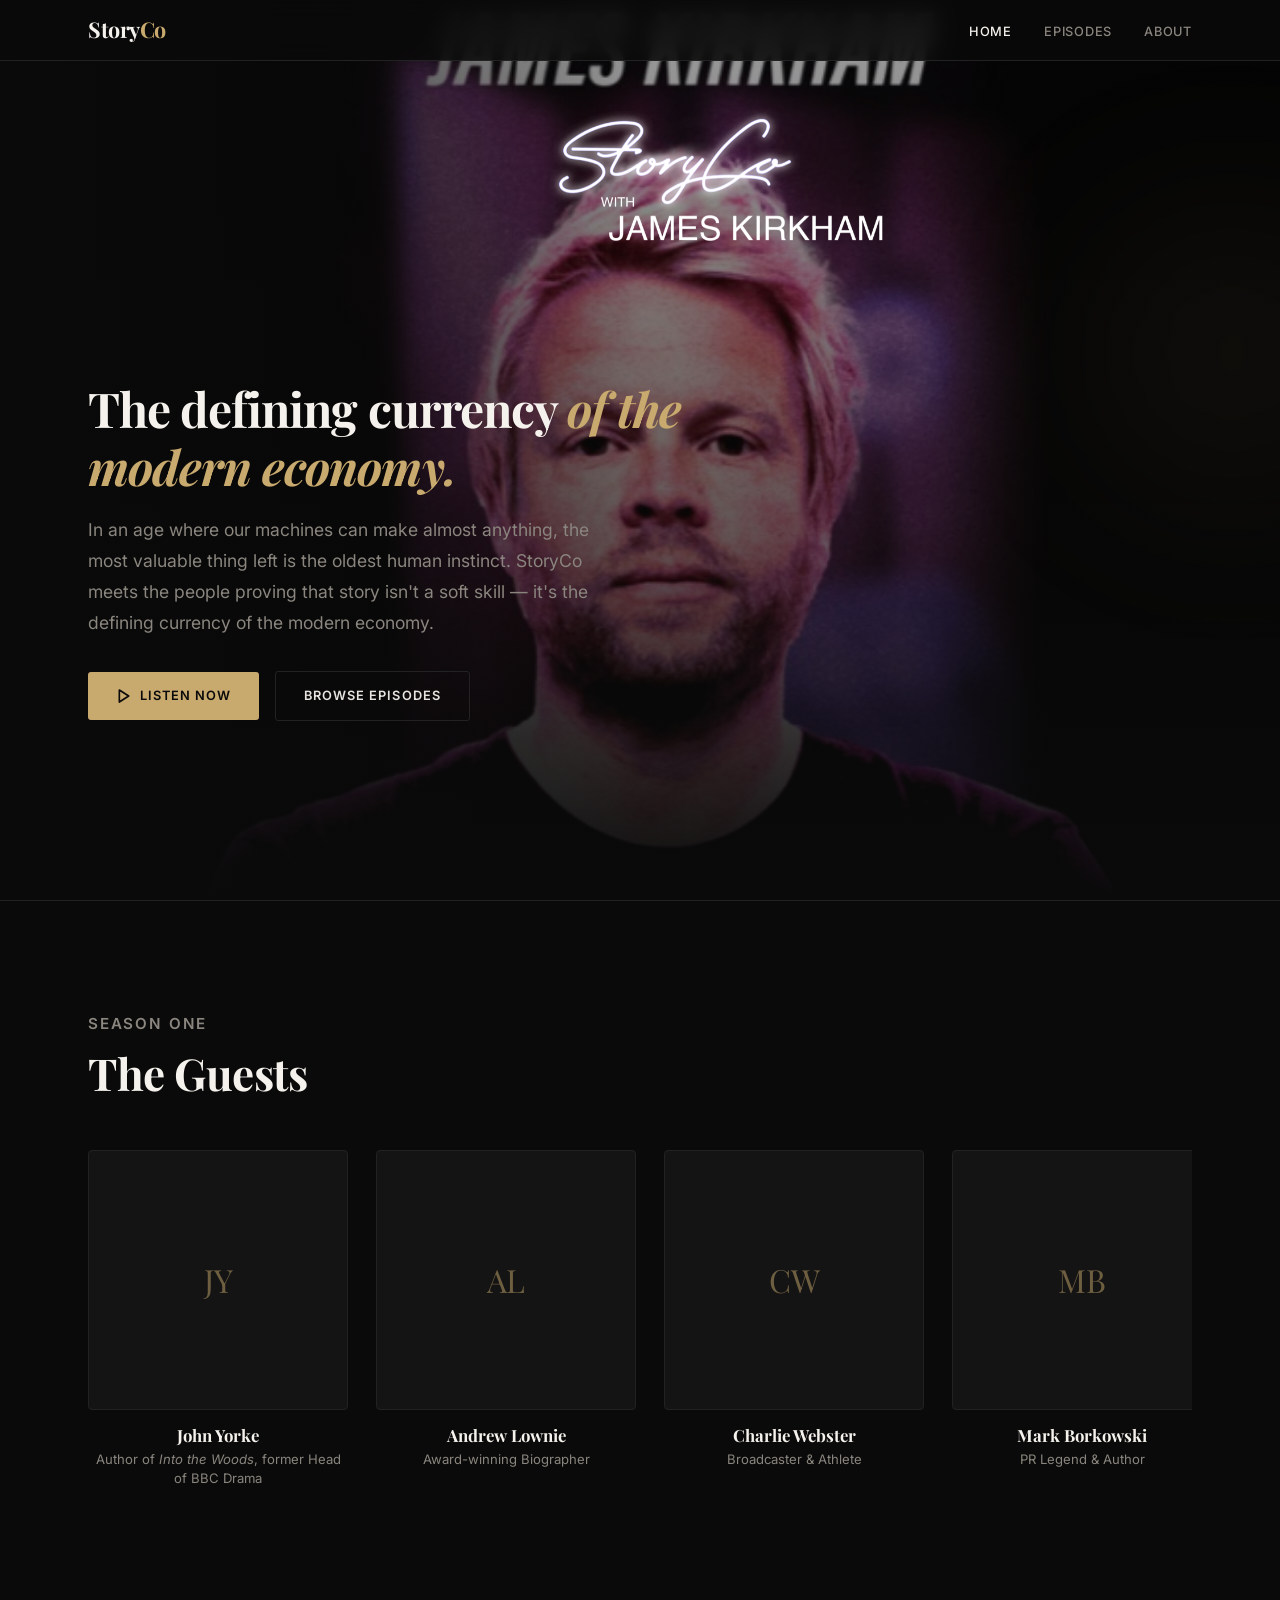
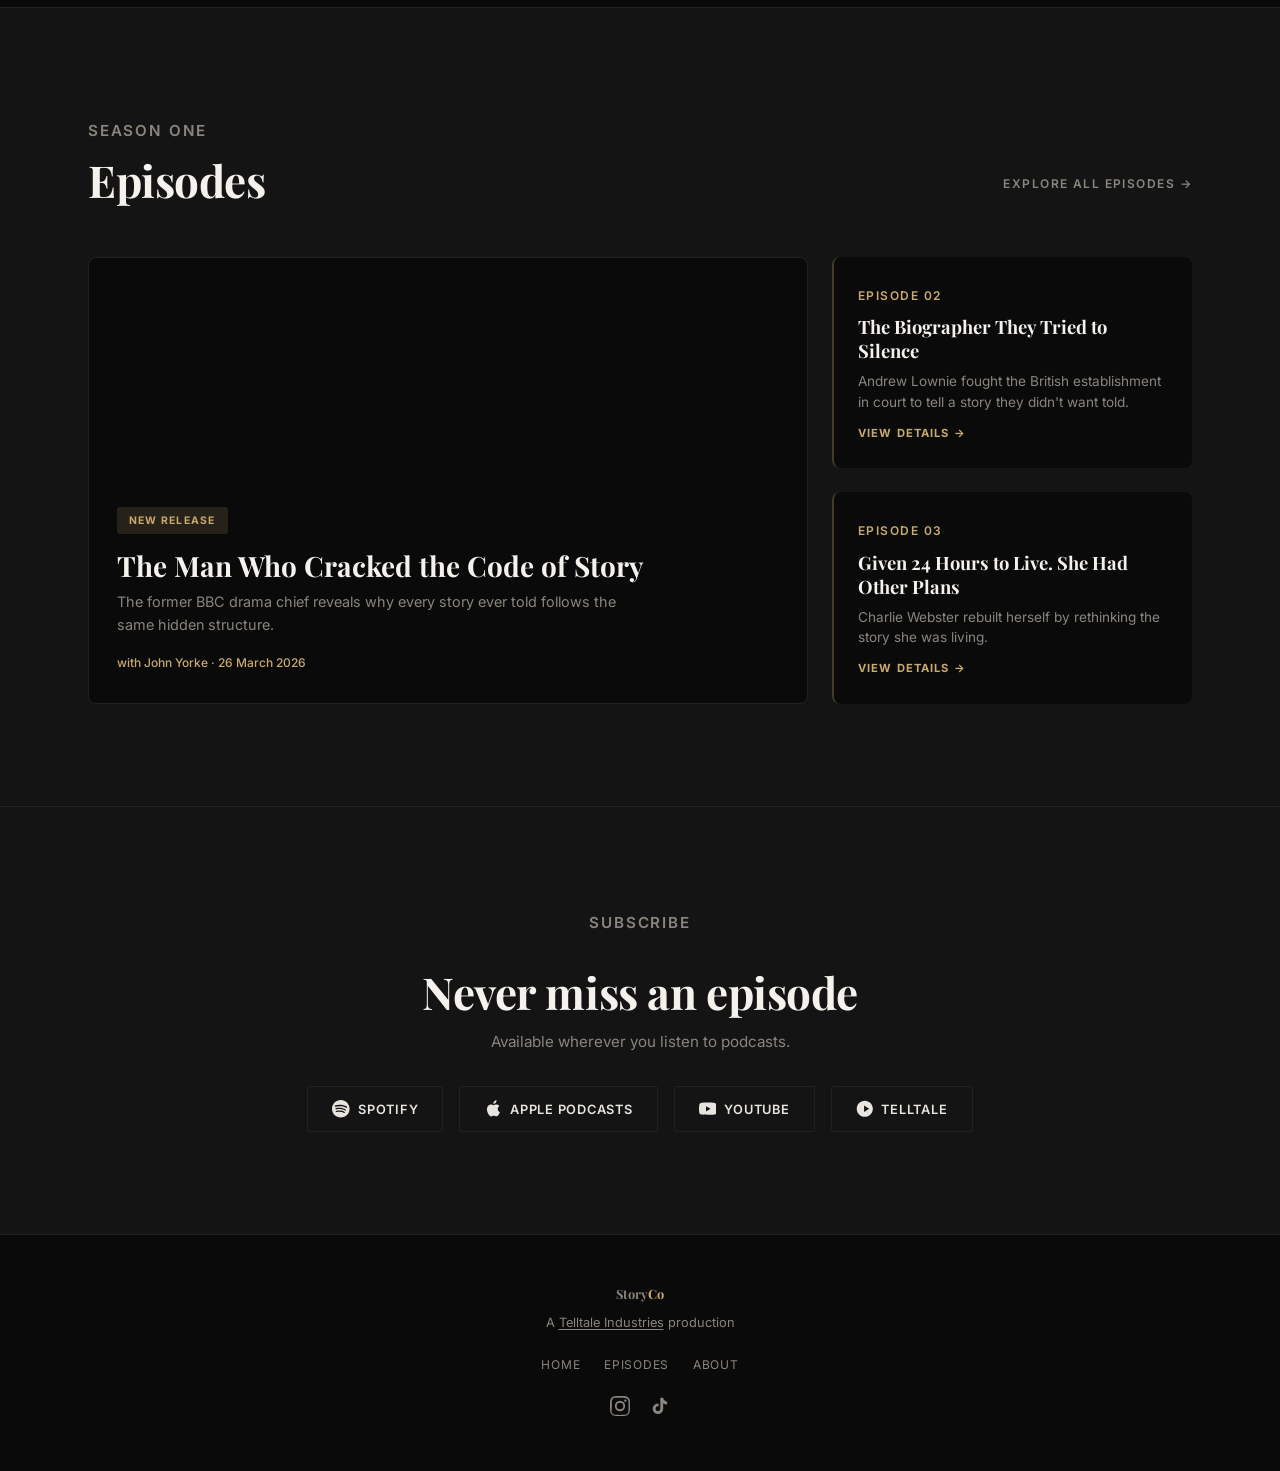
<file: index.html>
<!DOCTYPE html>
<html lang="en">
<head>
  <meta charset="UTF-8">
  <meta name="viewport" content="width=device-width, initial-scale=1.0">
  <title>StoryCo — The Business of Storytelling</title>
  <meta name="description" content="StoryCo explores the Story Economy — how narrative creates value, shapes culture, and drives business. Hosted by James Kirkham.">
  <link rel="preconnect" href="https://fonts.googleapis.com">
  <link rel="preconnect" href="https://fonts.gstatic.com" crossorigin>
  <link href="https://fonts.googleapis.com/css2?family=Inter:wght@400;500;600;700&family=Playfair+Display:ital,wght@0,400;0,700;1,400&display=swap" rel="stylesheet">
  <link rel="stylesheet" href="styles.css">
</head>
<body>

  <!-- ─── Nav ─── -->
  <nav class="site-nav">
    <div class="container">
      <a href="index.html" class="nav-brand">Story<span>Co</span></a>
      <button class="nav-toggle" aria-label="Toggle menu">
        <span></span><span></span><span></span>
      </button>
      <ul class="nav-links">
        <li><a href="index.html" class="active">Home</a></li>
        <li><a href="episodes.html">Episodes</a></li>
        <li><a href="about.html">About</a></li>
      </ul>
    </div>
  </nav>

  <!-- ─── Hero ─── -->
  <section class="hero">
    <!-- Photo layer -->
    <div class="hero-bg">
      <picture>
        <source media="(max-width: 768px)" srcset="artwork/hero-photo-mobile.jpg">
        <img src="artwork/hero-photo-desktop.jpg" alt="" width="1600" height="400" loading="eager">
      </picture>
    </div>
    <!-- Text overlay layer (logo + name) -->
    <img src="artwork/hero-text-overlay.png" alt="StoryCo with James Kirkham" class="hero-logo-overlay" loading="eager">
    <!-- Gradient overlays -->
    <div class="hero-gradient-bottom"></div>
    <div class="hero-gradient-left"></div>
    <!-- Accent glow -->
    <div class="hero-glow"></div>
    <!-- Content -->
    <div class="hero-content-wrap">
      <div class="container">
        <h1 class="hero-headline">The defining currency <em>of the modern economy.</em></h1>
        <p class="hero-premise">In an age where our machines can make almost anything, the most valuable thing left is the oldest human instinct. StoryCo meets the people proving that story isn't a soft skill — it's the defining currency of the modern economy.</p>
        <div class="hero-cta">
          <a href="#subscribe" class="btn btn-primary">
            <svg width="16" height="16" viewBox="0 0 24 24" fill="none" stroke="currentColor" stroke-width="2.5" stroke-linecap="round" stroke-linejoin="round"><polygon points="5 3 19 12 5 21 5 3"/></svg>
            Listen now
          </a>
          <a href="episodes.html" class="btn btn-outline">Browse episodes</a>
        </div>
      </div>
    </div>
  </section>

  <!-- ─── Guests ─── -->
  <section class="fade-in">
    <div class="container">
      <div class="section-header">
        <p class="label">Season One</p>
        <h2>The Guests</h2>
      </div>
      <div class="guests-row">
        <div class="guest-card">
          <div class="guest-avatar"><span class="initials">JY</span></div>
          <h3>John Yorke</h3>
          <p class="credential">Author of <em>Into the Woods</em>, former Head of BBC Drama</p>
        </div>
        <div class="guest-card">
          <div class="guest-avatar"><span class="initials">AL</span></div>
          <h3>Andrew Lownie</h3>
          <p class="credential">Award-winning Biographer</p>
        </div>
        <div class="guest-card">
          <div class="guest-avatar"><span class="initials">CW</span></div>
          <h3>Charlie Webster</h3>
          <p class="credential">Broadcaster &amp; Athlete</p>
        </div>
        <div class="guest-card">
          <div class="guest-avatar"><span class="initials">MB</span></div>
          <h3>Mark Borkowski</h3>
          <p class="credential">PR Legend &amp; Author</p>
        </div>
        <div class="guest-card">
          <div class="guest-avatar"><span class="initials">AW</span></div>
          <h3>Alex Wade</h3>
          <p class="credential">Writer &amp; Lawyer</p>
        </div>
        <div class="guest-card">
          <div class="guest-avatar"><span class="initials">WS</span></div>
          <h3>Will Storr</h3>
          <p class="credential">Bestselling Author &amp; Journalist</p>
        </div>
        <div class="guest-card">
          <div class="guest-avatar"><span class="initials">WS</span></div>
          <h3>Wes Saunders</h3>
          <p class="credential">Music Executive</p>
        </div>
        <div class="guest-card">
          <div class="guest-avatar"><span class="initials">KS</span></div>
          <h3>Kathleen Saxton</h3>
          <p class="credential">Founder, The Lighthouse Company</p>
        </div>
        <div class="guest-card">
          <div class="guest-avatar"><span class="initials">RH</span></div>
          <h3>Ryan Hopkins</h3>
          <p class="credential">Wellbeing Advocate &amp; Speaker</p>
        </div>
        <div class="guest-card">
          <div class="guest-avatar"><span class="initials">RA</span></div>
          <h3>Ros Atkins</h3>
          <p class="credential">BBC Journalist &amp; Presenter</p>
        </div>
      </div>
    </div>
  </section>

  <!-- ─── Latest Episodes (Bento Grid) ─── -->
  <section class="fade-in episodes-bento-section">
    <div class="container">
      <div class="section-header section-header-row">
        <div>
          <p class="label">Season One</p>
          <h2>Episodes</h2>
        </div>
        <a href="episodes.html" class="label episodes-all-link">Explore all episodes &rarr;</a>
      </div>
      <div class="bento-grid">
        <!-- Featured episode (large) -->
        <a href="episodes.html" class="bento-featured">
          <div class="bento-featured-inner">
            <span class="bento-badge">New Release</span>
            <h3>The Man Who Cracked the Code of Story</h3>
            <p>The former BBC drama chief reveals why every story ever told follows the same hidden structure.</p>
            <span class="bento-meta">with John Yorke &middot; 26 March 2026</span>
          </div>
        </a>
        <!-- Side cards -->
        <div class="bento-side">
          <a href="episodes.html" class="bento-card">
            <span class="label">Episode 02</span>
            <h4>The Biographer They Tried to Silence</h4>
            <p>Andrew Lownie fought the British establishment in court to tell a story they didn't want told.</p>
            <span class="bento-arrow">View details &rarr;</span>
          </a>
          <a href="episodes.html" class="bento-card">
            <span class="label">Episode 03</span>
            <h4>Given 24 Hours to Live. She Had Other Plans</h4>
            <p>Charlie Webster rebuilt herself by rethinking the story she was living.</p>
            <span class="bento-arrow">View details &rarr;</span>
          </a>
        </div>
      </div>
    </div>
  </section>

  <!-- ─── Subscribe ─── -->
  <section class="subscribe-strip" id="subscribe">
    <div class="container">
      <p class="label">Subscribe</p>
      <h2>Never miss an episode</h2>
      <p>Available wherever you listen to podcasts.</p>
      <div class="subscribe-links">
        <a href="https://open.spotify.com/show/5RiTIoXWVEqkveDkGm1pBU?si=a3ab935ca98b4fcc" class="subscribe-link" target="_blank" rel="noopener">
          <svg viewBox="0 0 24 24"><path d="M12 0C5.4 0 0 5.4 0 12s5.4 12 12 12 12-5.4 12-12S18.66 0 12 0zm5.521 17.34c-.24.359-.66.48-1.021.24-2.82-1.74-6.36-2.101-10.561-1.141-.418.122-.779-.179-.899-.539-.12-.421.18-.78.54-.9 4.56-1.021 8.52-.6 11.64 1.32.42.18.479.659.301 1.02zm1.44-3.3c-.301.42-.841.6-1.262.3-3.239-1.98-8.159-2.58-11.939-1.38-.479.12-1.02-.12-1.14-.6-.12-.48.12-1.021.6-1.141C9.6 9.9 15 10.561 18.72 12.84c.361.181.54.78.241 1.2zm.12-3.36C15.24 8.4 8.82 8.16 5.16 9.301c-.6.179-1.2-.181-1.38-.721-.18-.601.18-1.2.72-1.381 4.26-1.26 11.28-1.02 15.721 1.621.539.3.719 1.02.419 1.56-.299.421-1.02.599-1.559.3z"/></svg>
          Spotify
        </a>
        <a href="https://podcasts.apple.com/gb/podcast/story-co/id1886770413" class="subscribe-link" target="_blank" rel="noopener">
          <svg viewBox="0 0 24 24"><path d="M18.73 12.28c-.03-2.71 2.21-4.01 2.31-4.07-1.26-1.84-3.22-2.09-3.92-2.12-1.67-.17-3.26.98-4.11.98-.85 0-2.16-.96-3.55-.93-1.83.03-3.51 1.06-4.45 2.7-1.9 3.28-.49 8.15 1.36 10.81.9 1.3 1.98 2.76 3.39 2.71 1.36-.05 1.87-.88 3.51-.88 1.64 0 2.11.88 3.55.85 1.46-.02 2.4-1.33 3.3-2.63 1.04-1.51 1.47-2.97 1.49-3.05-.03-.01-2.86-1.1-2.89-4.35l.01-.02zM15.95 3.68c.75-.91 1.26-2.17 1.12-3.43-1.08.04-2.39.72-3.17 1.63-.69.81-1.3 2.1-1.14 3.34 1.21.09 2.44-.61 3.19-1.54z"/></svg>
          Apple Podcasts
        </a>
        <a href="https://www.youtube.com/@storycopodcast" class="subscribe-link" target="_blank" rel="noopener">
          <svg viewBox="0 0 24 24"><path d="M23.498 6.186a3.016 3.016 0 0 0-2.122-2.136C19.505 3.545 12 3.545 12 3.545s-7.505 0-9.377.505A3.017 3.017 0 0 0 .502 6.186C0 8.07 0 12 0 12s0 3.93.502 5.814a3.016 3.016 0 0 0 2.122 2.136c1.871.505 9.376.505 9.376.505s7.505 0 9.377-.505a3.015 3.015 0 0 0 2.122-2.136C24 15.93 24 12 24 12s0-3.93-.502-5.814zM9.545 15.568V8.432L15.818 12l-6.273 3.568z"/></svg>
          YouTube
        </a>
        <a href="https://telltale.audio" class="subscribe-link" target="_blank" rel="noopener">
          <svg viewBox="0 0 24 24"><path d="M12 1C5.925 1 1 5.925 1 12s4.925 11 11 11 11-4.925 11-11S18.075 1 12 1zm-1 15.5v-9l7 4.5-7 4.5z"/></svg>
          TellTale
        </a>
      </div>
    </div>
  </section>

  <!-- ─── Footer ─── -->
  <footer class="site-footer">
    <div class="container">
      <p class="footer-brand">Story<span>Co</span></p>
      <p>A <a href="https://telltale.audio" target="_blank" rel="noopener">Telltale Industries</a> production</p>
      <ul class="footer-links">
        <li><a href="index.html">Home</a></li>
        <li><a href="episodes.html">Episodes</a></li>
        <li><a href="about.html">About</a></li>
      </ul>
      <ul class="footer-social">
        <li><a href="https://www.instagram.com/storycopodcast/" target="_blank" rel="noopener" aria-label="Instagram">
          <svg viewBox="0 0 24 24" width="20" height="20" fill="currentColor"><path d="M12 2.163c3.204 0 3.584.012 4.85.07 1.17.054 1.97.24 2.43.403a4.088 4.088 0 0 1 1.523.99 4.088 4.088 0 0 1 .99 1.524c.163.46.349 1.26.403 2.43.058 1.265.07 1.645.07 4.849s-.012 3.584-.07 4.85c-.054 1.17-.24 1.97-.403 2.43a4.088 4.088 0 0 1-.99 1.523 4.088 4.088 0 0 1-1.524.99c-.46.163-1.26.349-2.43.403-1.265.058-1.645.07-4.849.07s-3.584-.012-4.85-.07c-1.17-.054-1.97-.24-2.43-.403a4.088 4.088 0 0 1-1.523-.99 4.088 4.088 0 0 1-.99-1.524c-.163-.46-.349-1.26-.403-2.43C2.175 15.584 2.163 15.204 2.163 12s.012-3.584.07-4.85c.054-1.17.24-1.97.403-2.43a4.088 4.088 0 0 1 .99-1.523A4.088 4.088 0 0 1 5.15 2.207c.46-.163 1.26-.349 2.43-.403C8.845 2.175 9.225 2.163 12 2.163M12 0C8.741 0 8.333.014 7.053.072 5.775.13 4.902.333 4.14.63a5.882 5.882 0 0 0-2.126 1.384A5.882 5.882 0 0 0 .63 4.14C.333 4.902.13 5.775.072 7.053.014 8.333 0 8.741 0 12s.014 3.668.072 4.948c.058 1.277.261 2.15.558 2.913a5.882 5.882 0 0 0 1.384 2.126A5.882 5.882 0 0 0 4.14 23.37c.763.297 1.636.5 2.913.558C8.333 23.986 8.741 24 12 24s3.668-.014 4.948-.072c1.277-.058 2.15-.261 2.913-.558a5.882 5.882 0 0 0 2.126-1.384 5.882 5.882 0 0 0 1.384-2.126c.297-.763.5-1.636.558-2.913.058-1.28.072-1.688.072-4.948s-.014-3.668-.072-4.948c-.058-1.277-.261-2.15-.558-2.913a5.882 5.882 0 0 0-1.384-2.126A5.882 5.882 0 0 0 19.86.63c-.763-.297-1.636-.5-2.913-.558C15.668.014 15.259 0 12 0zm0 5.838a6.162 6.162 0 1 0 0 12.324 6.162 6.162 0 0 0 0-12.324zM12 16a4 4 0 1 1 0-8 4 4 0 0 1 0 8zm6.406-11.845a1.44 1.44 0 1 0 0 2.881 1.44 1.44 0 0 0 0-2.881z"/></svg>
        </a></li>
        <li><a href="https://www.tiktok.com/@storycopod" target="_blank" rel="noopener" aria-label="TikTok">
          <svg viewBox="0 0 24 24" width="20" height="20" fill="currentColor"><path d="M19.59 6.69a4.83 4.83 0 0 1-3.77-4.25V2h-3.45v13.67a2.89 2.89 0 0 1-2.88 2.5 2.89 2.89 0 0 1-2.89-2.89 2.89 2.89 0 0 1 2.89-2.89c.28 0 .54.04.79.1V9.01a6.27 6.27 0 0 0-.79-.05 6.34 6.34 0 0 0-6.34 6.34 6.34 6.34 0 0 0 6.34 6.34 6.34 6.34 0 0 0 6.34-6.34V8.75a8.18 8.18 0 0 0 4.78 1.54V6.86a4.83 4.83 0 0 1-1.02-.17z"/></svg>
        </a></li>
      </ul>
    </div>
  </footer>

  <script src="main.js"></script>
</body>
</html>
</file>
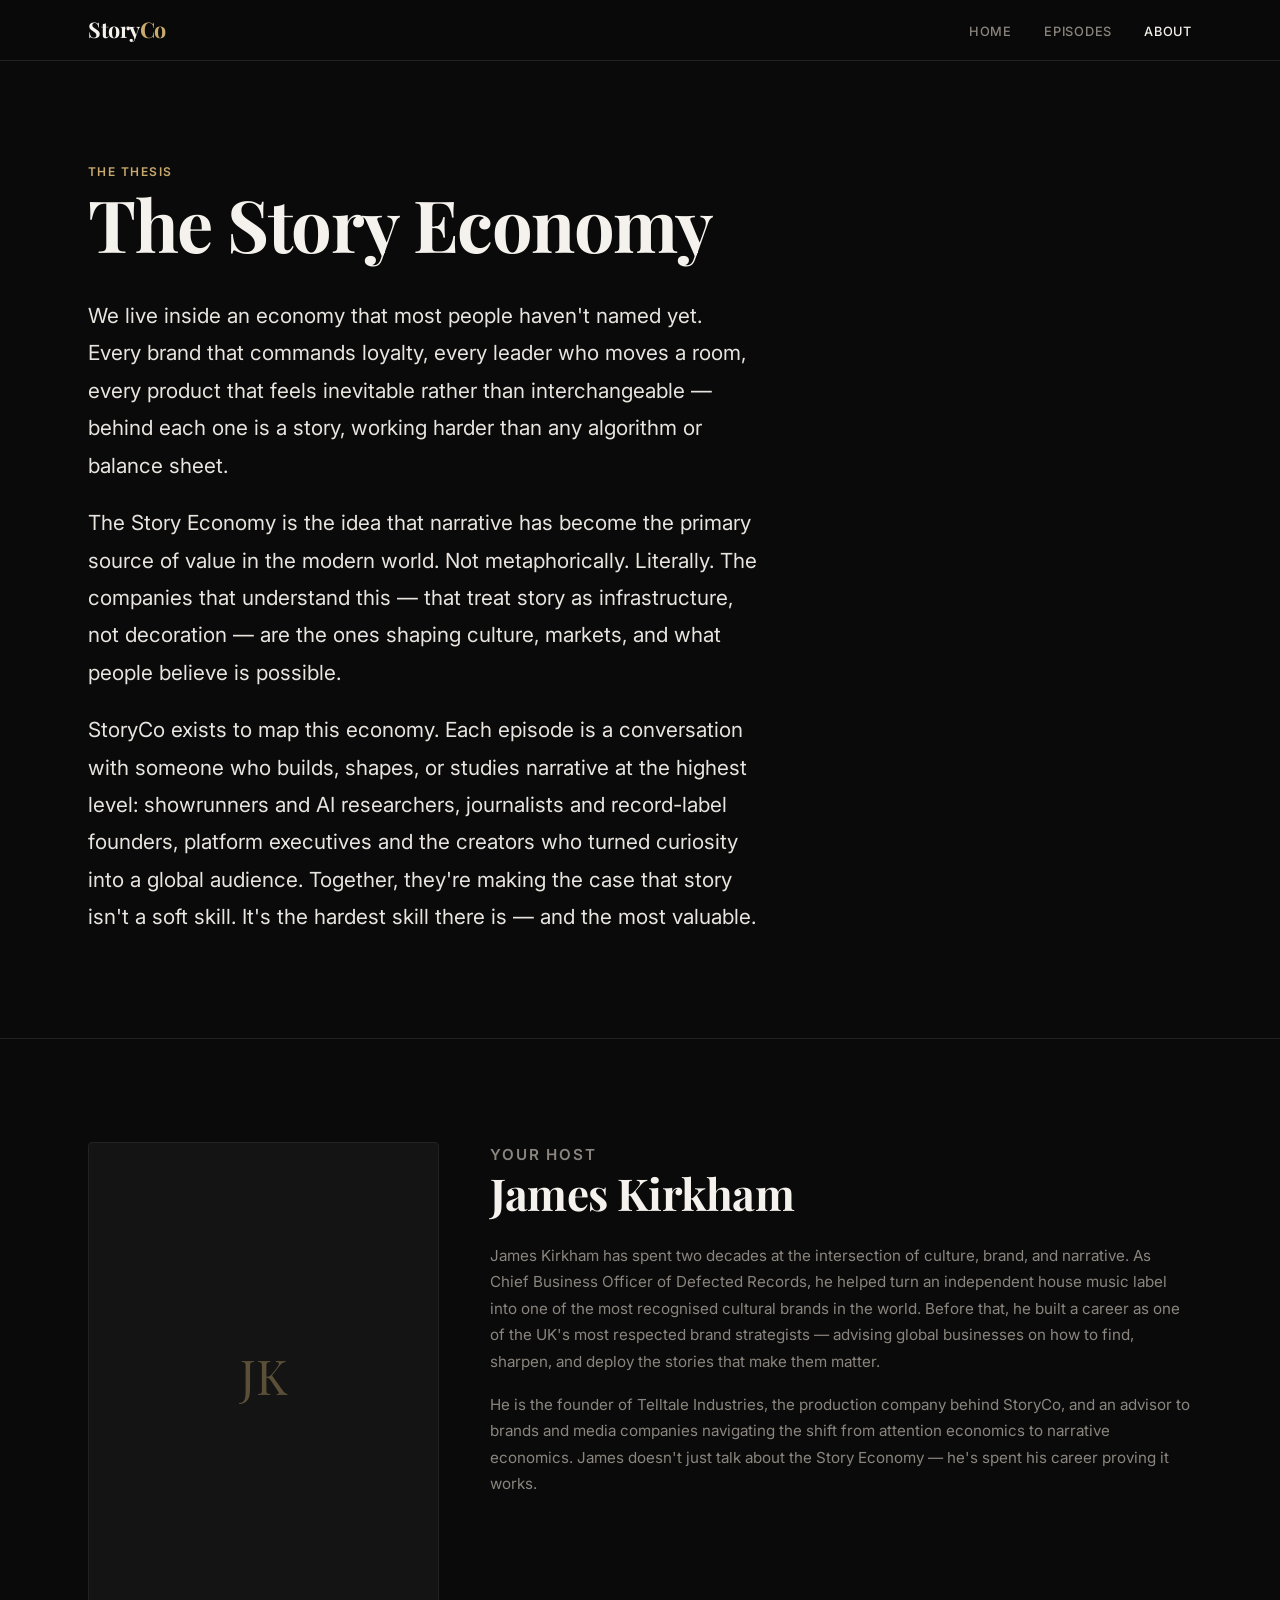
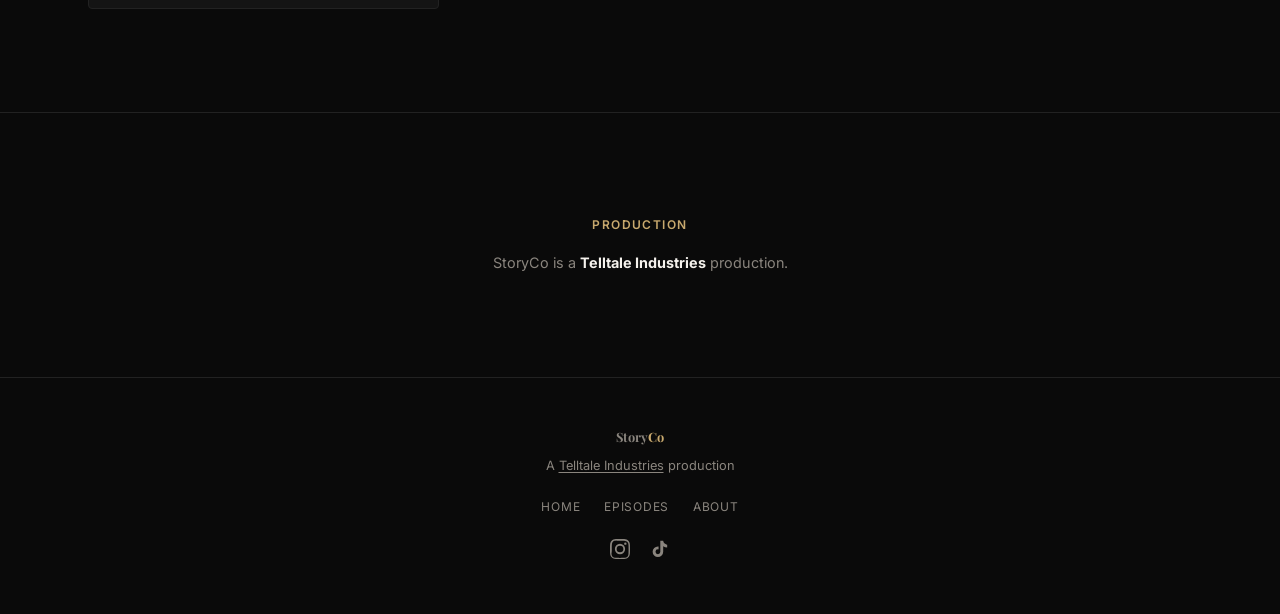
<file: about.html>
<!DOCTYPE html>
<html lang="en">
<head>
  <meta charset="UTF-8">
  <meta name="viewport" content="width=device-width, initial-scale=1.0">
  <title>About — StoryCo</title>
  <meta name="description" content="The Story Economy thesis and the people behind StoryCo.">
  <link rel="preconnect" href="https://fonts.googleapis.com">
  <link rel="preconnect" href="https://fonts.gstatic.com" crossorigin>
  <link href="https://fonts.googleapis.com/css2?family=Inter:wght@400;500;600;700&family=Playfair+Display:ital,wght@0,400;0,700;1,400&display=swap" rel="stylesheet">
  <link rel="stylesheet" href="styles.css">
</head>
<body>

  <!-- ─── Nav ─── -->
  <nav class="site-nav">
    <div class="container">
      <a href="index.html" class="nav-brand">Story<span>Co</span></a>
      <button class="nav-toggle" aria-label="Toggle menu">
        <span></span><span></span><span></span>
      </button>
      <ul class="nav-links">
        <li><a href="index.html">Home</a></li>
        <li><a href="episodes.html">Episodes</a></li>
        <li><a href="about.html" class="active">About</a></li>
      </ul>
    </div>
  </nav>

  <!-- ─── Thesis ─── -->
  <section class="about-hero">
    <div class="container">
      <p class="label">The thesis</p>
      <h1>The Story Economy</h1>
      <div class="thesis">
        <p>We live inside an economy that most people haven't named yet. Every brand that commands loyalty, every leader who moves a room, every product that feels inevitable rather than interchangeable — behind each one is a story, working harder than any algorithm or balance sheet.</p>
        <p>The Story Economy is the idea that narrative has become the primary source of value in the modern world. Not metaphorically. Literally. The companies that understand this — that treat story as infrastructure, not decoration — are the ones shaping culture, markets, and what people believe is possible.</p>
        <p>StoryCo exists to map this economy. Each episode is a conversation with someone who builds, shapes, or studies narrative at the highest level: showrunners and AI researchers, journalists and record-label founders, platform executives and the creators who turned curiosity into a global audience. Together, they're making the case that story isn't a soft skill. It's the hardest skill there is — and the most valuable.</p>
      </div>
    </div>
  </section>

  <!-- ─── James bio ─── -->
  <section class="fade-in">
    <div class="container">
      <div class="bio-section">
        <div class="bio-photo">
          <span class="initials">JK</span>
        </div>
        <div class="bio-text">
          <p class="label">Your host</p>
          <h2>James Kirkham</h2>
          <p>James Kirkham has spent two decades at the intersection of culture, brand, and narrative. As Chief Business Officer of Defected Records, he helped turn an independent house music label into one of the most recognised cultural brands in the world. Before that, he built a career as one of the UK's most respected brand strategists — advising global businesses on how to find, sharpen, and deploy the stories that make them matter.</p>
          <p>He is the founder of Telltale Industries, the production company behind StoryCo, and an advisor to brands and media companies navigating the shift from attention economics to narrative economics. James doesn't just talk about the Story Economy — he's spent his career proving it works.</p>
        </div>
      </div>
    </div>
  </section>

  <!-- ─── Production ─── -->
  <section class="fade-in">
    <div class="container">
      <div class="production-credit">
        <p class="label">Production</p>
        <p style="margin-top: 1rem;">StoryCo is a <strong><a href="https://telltale.audio" target="_blank" rel="noopener">Telltale Industries</a></strong> production.</p>
      </div>
    </div>
  </section>

  <!-- ─── Footer ─── -->
  <footer class="site-footer">
    <div class="container">
      <p class="footer-brand">Story<span>Co</span></p>
      <p>A <a href="https://telltale.audio" target="_blank" rel="noopener">Telltale Industries</a> production</p>
      <ul class="footer-links">
        <li><a href="index.html">Home</a></li>
        <li><a href="episodes.html">Episodes</a></li>
        <li><a href="about.html">About</a></li>
      </ul>
      <ul class="footer-social">
        <li><a href="https://www.instagram.com/storycopodcast/" target="_blank" rel="noopener" aria-label="Instagram">
          <svg viewBox="0 0 24 24" width="20" height="20" fill="currentColor"><path d="M12 2.163c3.204 0 3.584.012 4.85.07 1.17.054 1.97.24 2.43.403a4.088 4.088 0 0 1 1.523.99 4.088 4.088 0 0 1 .99 1.524c.163.46.349 1.26.403 2.43.058 1.265.07 1.645.07 4.849s-.012 3.584-.07 4.85c-.054 1.17-.24 1.97-.403 2.43a4.088 4.088 0 0 1-.99 1.523 4.088 4.088 0 0 1-1.524.99c-.46.163-1.26.349-2.43.403-1.265.058-1.645.07-4.849.07s-3.584-.012-4.85-.07c-1.17-.054-1.97-.24-2.43-.403a4.088 4.088 0 0 1-1.523-.99 4.088 4.088 0 0 1-.99-1.524c-.163-.46-.349-1.26-.403-2.43C2.175 15.584 2.163 15.204 2.163 12s.012-3.584.07-4.85c.054-1.17.24-1.97.403-2.43a4.088 4.088 0 0 1 .99-1.523A4.088 4.088 0 0 1 5.15 2.207c.46-.163 1.26-.349 2.43-.403C8.845 2.175 9.225 2.163 12 2.163M12 0C8.741 0 8.333.014 7.053.072 5.775.13 4.902.333 4.14.63a5.882 5.882 0 0 0-2.126 1.384A5.882 5.882 0 0 0 .63 4.14C.333 4.902.13 5.775.072 7.053.014 8.333 0 8.741 0 12s.014 3.668.072 4.948c.058 1.277.261 2.15.558 2.913a5.882 5.882 0 0 0 1.384 2.126A5.882 5.882 0 0 0 4.14 23.37c.763.297 1.636.5 2.913.558C8.333 23.986 8.741 24 12 24s3.668-.014 4.948-.072c1.277-.058 2.15-.261 2.913-.558a5.882 5.882 0 0 0 2.126-1.384 5.882 5.882 0 0 0 1.384-2.126c.297-.763.5-1.636.558-2.913.058-1.28.072-1.688.072-4.948s-.014-3.668-.072-4.948c-.058-1.277-.261-2.15-.558-2.913a5.882 5.882 0 0 0-1.384-2.126A5.882 5.882 0 0 0 19.86.63c-.763-.297-1.636-.5-2.913-.558C15.668.014 15.259 0 12 0zm0 5.838a6.162 6.162 0 1 0 0 12.324 6.162 6.162 0 0 0 0-12.324zM12 16a4 4 0 1 1 0-8 4 4 0 0 1 0 8zm6.406-11.845a1.44 1.44 0 1 0 0 2.881 1.44 1.44 0 0 0 0-2.881z"/></svg>
        </a></li>
        <li><a href="https://www.tiktok.com/@storycopod" target="_blank" rel="noopener" aria-label="TikTok">
          <svg viewBox="0 0 24 24" width="20" height="20" fill="currentColor"><path d="M19.59 6.69a4.83 4.83 0 0 1-3.77-4.25V2h-3.45v13.67a2.89 2.89 0 0 1-2.88 2.5 2.89 2.89 0 0 1-2.89-2.89 2.89 2.89 0 0 1 2.89-2.89c.28 0 .54.04.79.1V9.01a6.27 6.27 0 0 0-.79-.05 6.34 6.34 0 0 0-6.34 6.34 6.34 6.34 0 0 0 6.34 6.34 6.34 6.34 0 0 0 6.34-6.34V8.75a8.18 8.18 0 0 0 4.78 1.54V6.86a4.83 4.83 0 0 1-1.02-.17z"/></svg>
        </a></li>
      </ul>
    </div>
  </footer>

  <script src="main.js"></script>
</body>
</html>
</file>
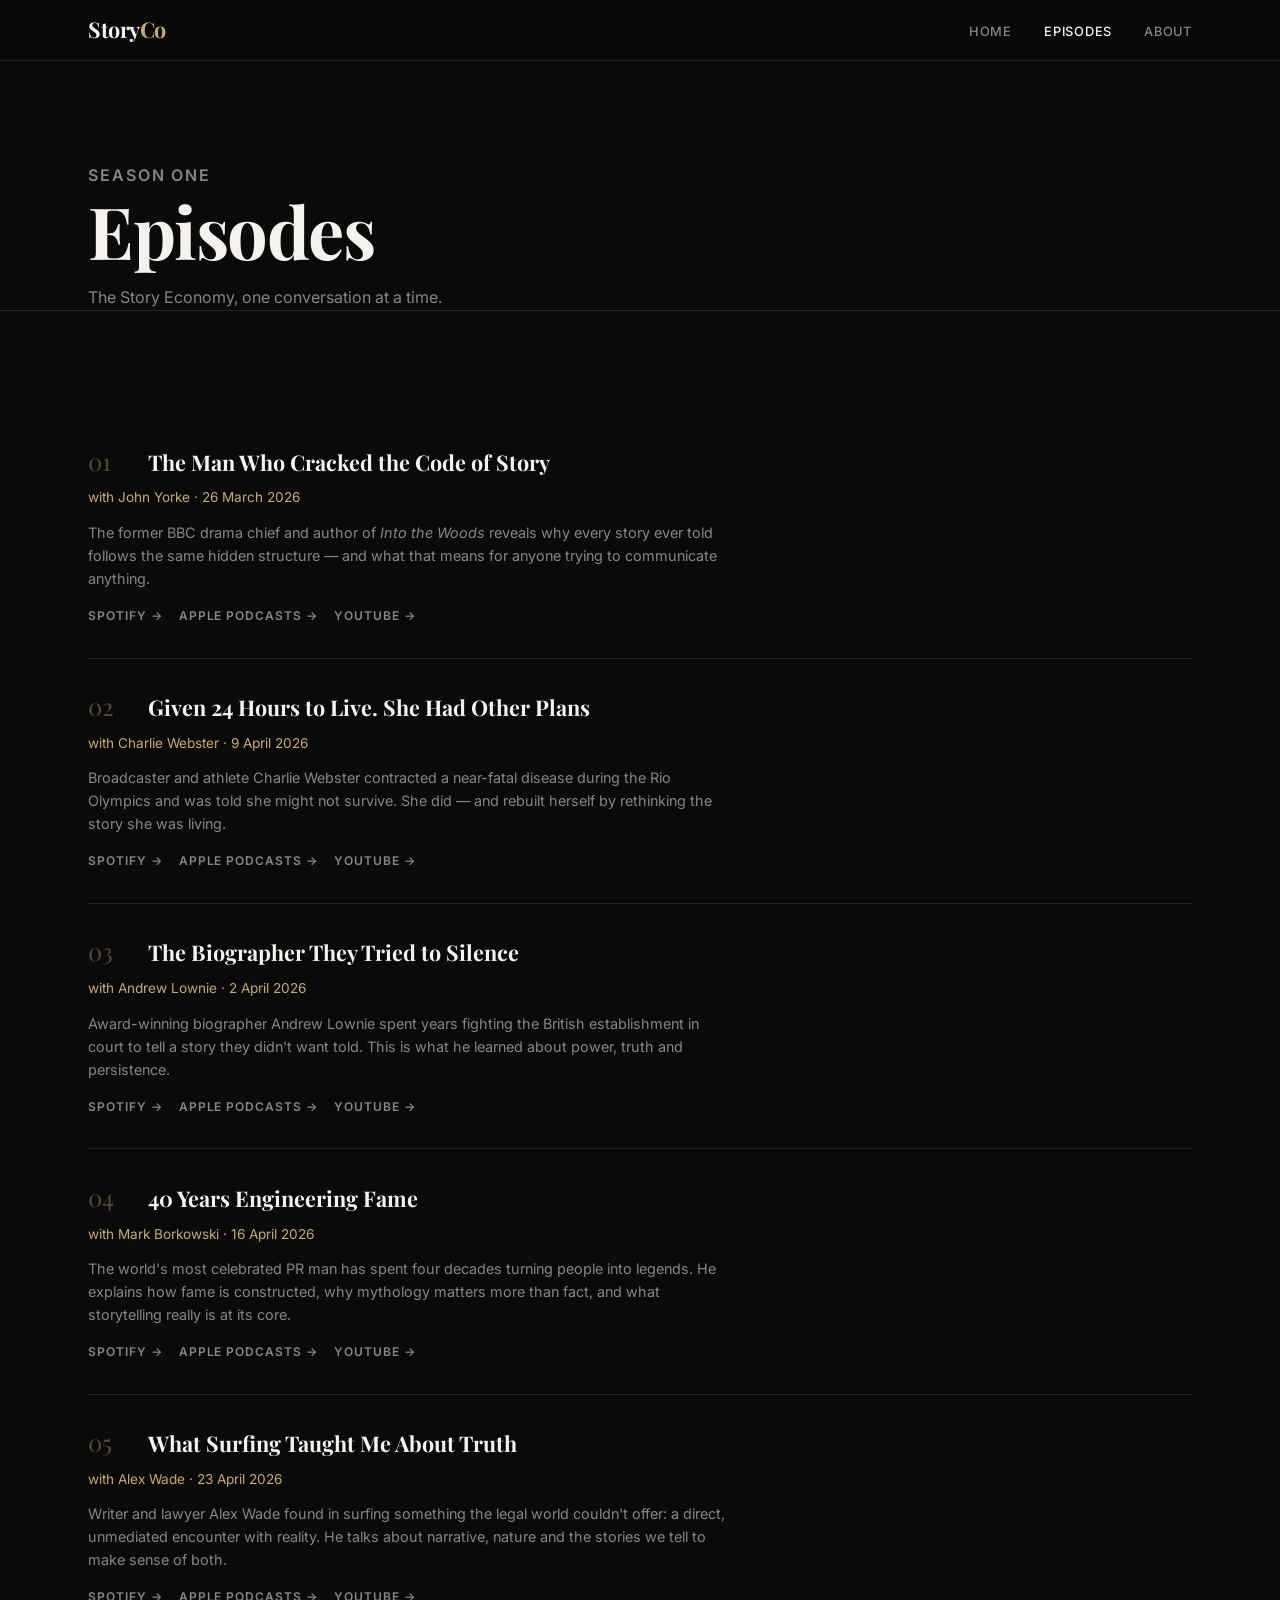
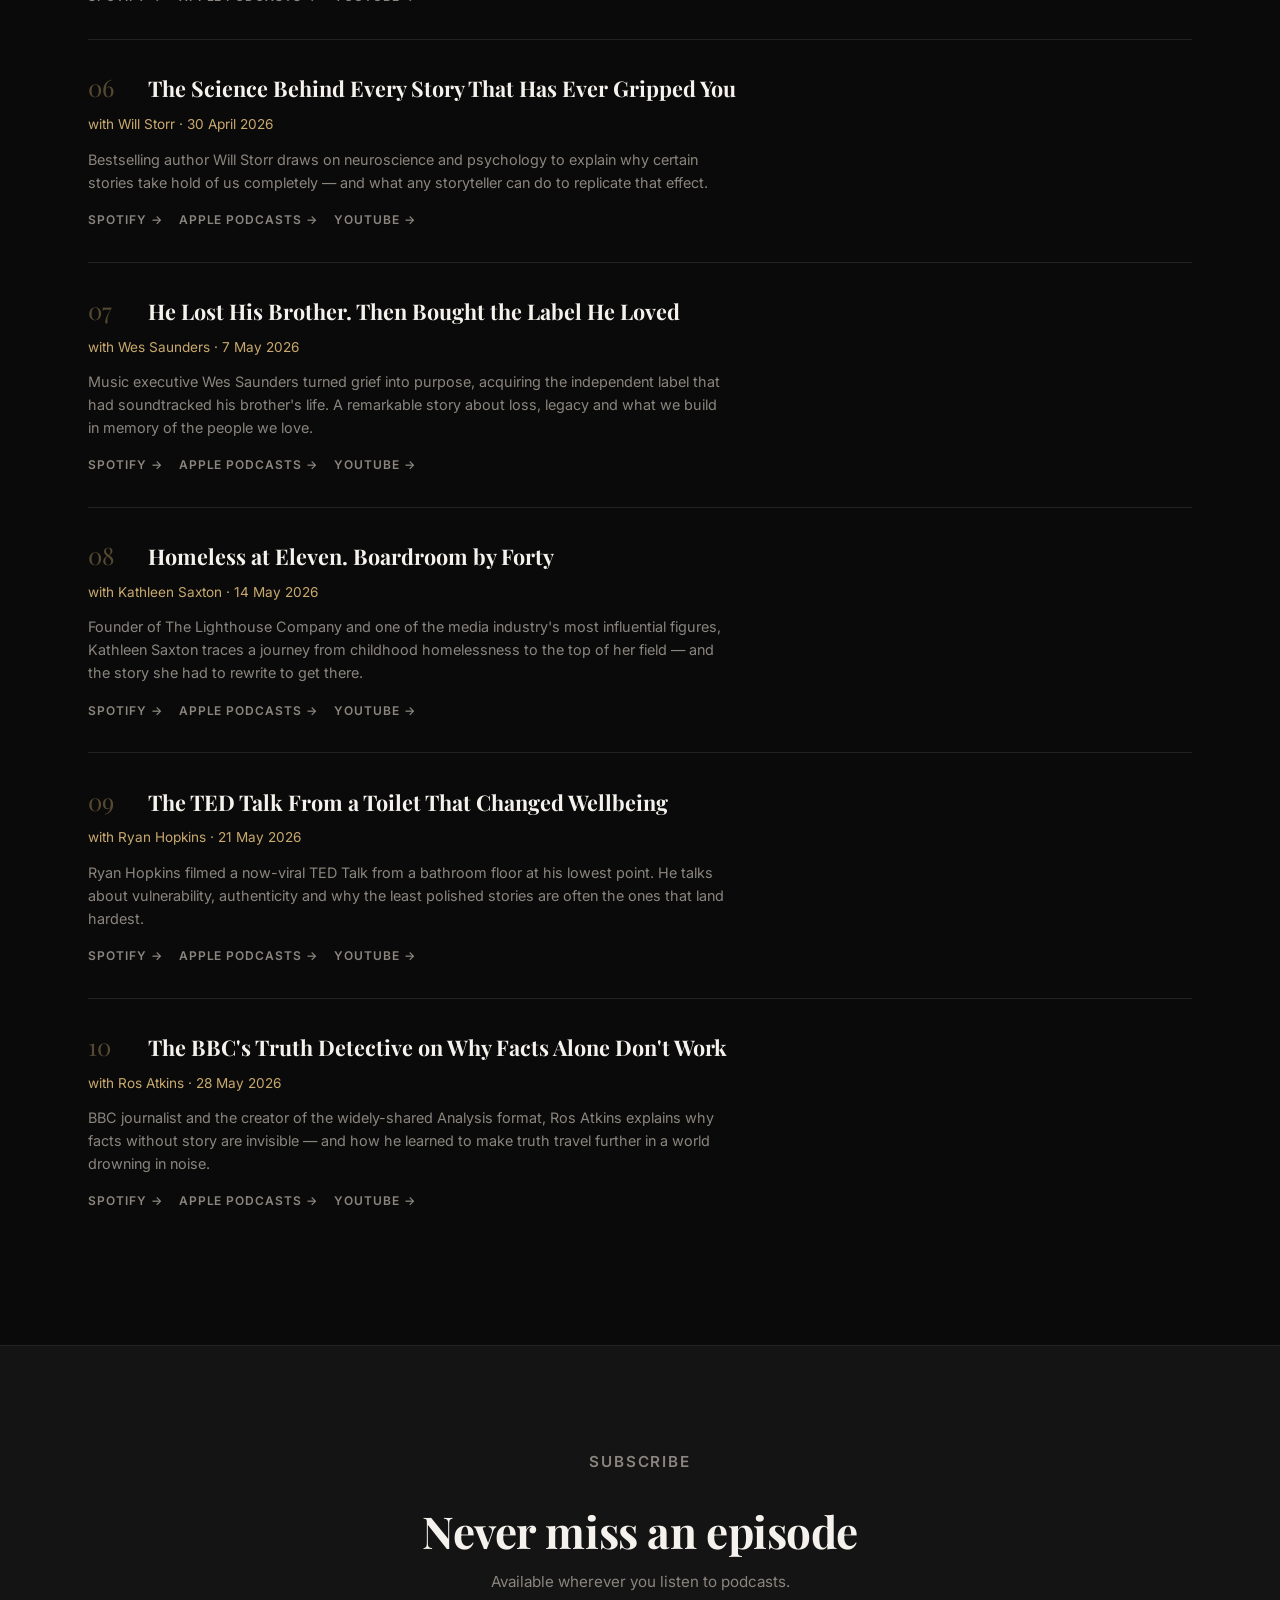
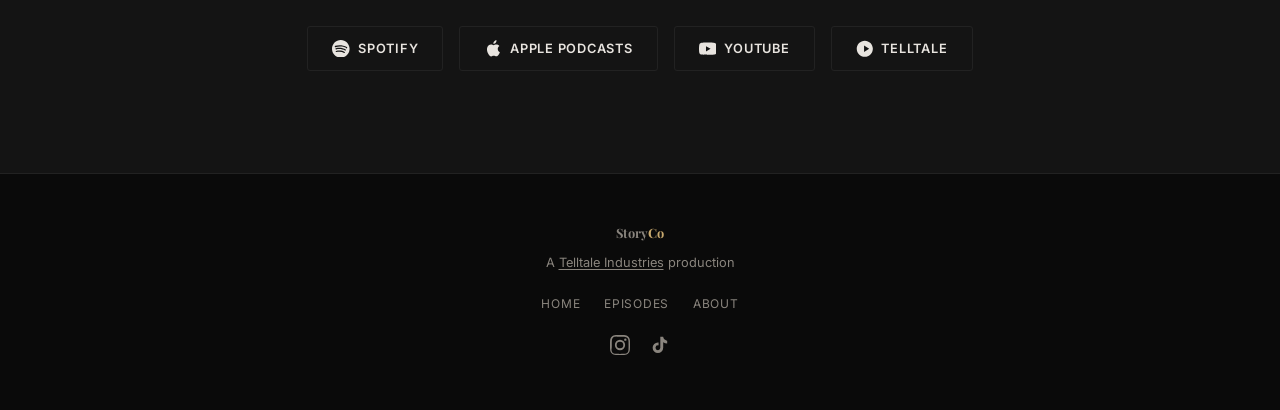
<file: episodes.html>
<!DOCTYPE html>
<html lang="en">
<head>
  <meta charset="UTF-8">
  <meta name="viewport" content="width=device-width, initial-scale=1.0">
  <title>Episodes — StoryCo</title>
  <meta name="description" content="All episodes of StoryCo. The business of storytelling, one conversation at a time.">
  <link rel="preconnect" href="https://fonts.googleapis.com">
  <link rel="preconnect" href="https://fonts.gstatic.com" crossorigin>
  <link href="https://fonts.googleapis.com/css2?family=Inter:wght@400;500;600;700&family=Playfair+Display:ital,wght@0,400;0,700;1,400&display=swap" rel="stylesheet">
  <link rel="stylesheet" href="styles.css">
</head>
<body>

  <!-- ─── Nav ─── -->
  <nav class="site-nav">
    <div class="container">
      <a href="index.html" class="nav-brand">Story<span>Co</span></a>
      <button class="nav-toggle" aria-label="Toggle menu">
        <span></span><span></span><span></span>
      </button>
      <ul class="nav-links">
        <li><a href="index.html">Home</a></li>
        <li><a href="episodes.html" class="active">Episodes</a></li>
        <li><a href="about.html">About</a></li>
      </ul>
    </div>
  </nav>

  <!-- ─── Header ─── -->
  <section class="episodes-hero">
    <div class="container">
      <p class="label">Season One</p>
      <h1>Episodes</h1>
      <p>The Story Economy, one conversation at a time.</p>
    </div>
  </section>

  <!-- ─── Episode list ─── -->
  <section>
    <div class="container">

      <div class="episode-full fade-in">
        <div class="episode-full-header">
          <span class="episode-number">01</span>
          <h3>The Man Who Cracked the Code of Story</h3>
        </div>
        <p class="episode-guest">with John Yorke &middot; 26 March 2026</p>
        <p class="episode-desc">The former BBC drama chief and author of <em>Into the Woods</em> reveals why every story ever told follows the same hidden structure &mdash; and what that means for anyone trying to communicate anything.</p>
        <div class="listen-links">
          <a href="https://open.spotify.com/show/5RiTIoXWVEqkveDkGm1pBU?si=a3ab935ca98b4fcc" target="_blank" rel="noopener">Spotify &rarr;</a>
          <a href="https://podcasts.apple.com/gb/podcast/story-co/id1886770413" target="_blank" rel="noopener">Apple Podcasts &rarr;</a>
          <a href="https://www.youtube.com/@storycopodcast" target="_blank" rel="noopener">YouTube &rarr;</a>
        </div>
      </div>

      <div class="episode-full fade-in">
        <div class="episode-full-header">
          <span class="episode-number">02</span>
          <h3>Given 24 Hours to Live. She Had Other Plans</h3>
        </div>
        <p class="episode-guest">with Charlie Webster &middot; 9 April 2026</p>
        <p class="episode-desc">Broadcaster and athlete Charlie Webster contracted a near-fatal disease during the Rio Olympics and was told she might not survive. She did &mdash; and rebuilt herself by rethinking the story she was living.</p>
        <div class="listen-links">
          <a href="https://open.spotify.com/show/5RiTIoXWVEqkveDkGm1pBU?si=a3ab935ca98b4fcc" target="_blank" rel="noopener">Spotify &rarr;</a>
          <a href="https://podcasts.apple.com/gb/podcast/story-co/id1886770413" target="_blank" rel="noopener">Apple Podcasts &rarr;</a>
          <a href="https://www.youtube.com/@storycopodcast" target="_blank" rel="noopener">YouTube &rarr;</a>
        </div>
      </div>

      <div class="episode-full fade-in">
        <div class="episode-full-header">
          <span class="episode-number">03</span>
          <h3>The Biographer They Tried to Silence</h3>
        </div>
        <p class="episode-guest">with Andrew Lownie &middot; 2 April 2026</p>
        <p class="episode-desc">Award-winning biographer Andrew Lownie spent years fighting the British establishment in court to tell a story they didn't want told. This is what he learned about power, truth and persistence.</p>
        <div class="listen-links">
          <a href="https://open.spotify.com/show/5RiTIoXWVEqkveDkGm1pBU?si=a3ab935ca98b4fcc" target="_blank" rel="noopener">Spotify &rarr;</a>
          <a href="https://podcasts.apple.com/gb/podcast/story-co/id1886770413" target="_blank" rel="noopener">Apple Podcasts &rarr;</a>
          <a href="https://www.youtube.com/@storycopodcast" target="_blank" rel="noopener">YouTube &rarr;</a>
        </div>
      </div>

      <div class="episode-full fade-in">
        <div class="episode-full-header">
          <span class="episode-number">04</span>
          <h3>40 Years Engineering Fame</h3>
        </div>
        <p class="episode-guest">with Mark Borkowski &middot; 16 April 2026</p>
        <p class="episode-desc">The world's most celebrated PR man has spent four decades turning people into legends. He explains how fame is constructed, why mythology matters more than fact, and what storytelling really is at its core.</p>
        <div class="listen-links">
          <a href="https://open.spotify.com/show/5RiTIoXWVEqkveDkGm1pBU?si=a3ab935ca98b4fcc" target="_blank" rel="noopener">Spotify &rarr;</a>
          <a href="https://podcasts.apple.com/gb/podcast/story-co/id1886770413" target="_blank" rel="noopener">Apple Podcasts &rarr;</a>
          <a href="https://www.youtube.com/@storycopodcast" target="_blank" rel="noopener">YouTube &rarr;</a>
        </div>
      </div>

      <div class="episode-full fade-in">
        <div class="episode-full-header">
          <span class="episode-number">05</span>
          <h3>What Surfing Taught Me About Truth</h3>
        </div>
        <p class="episode-guest">with Alex Wade &middot; 23 April 2026</p>
        <p class="episode-desc">Writer and lawyer Alex Wade found in surfing something the legal world couldn't offer: a direct, unmediated encounter with reality. He talks about narrative, nature and the stories we tell to make sense of both.</p>
        <div class="listen-links">
          <a href="https://open.spotify.com/show/5RiTIoXWVEqkveDkGm1pBU?si=a3ab935ca98b4fcc" target="_blank" rel="noopener">Spotify &rarr;</a>
          <a href="https://podcasts.apple.com/gb/podcast/story-co/id1886770413" target="_blank" rel="noopener">Apple Podcasts &rarr;</a>
          <a href="https://www.youtube.com/@storycopodcast" target="_blank" rel="noopener">YouTube &rarr;</a>
        </div>
      </div>

      <div class="episode-full fade-in">
        <div class="episode-full-header">
          <span class="episode-number">06</span>
          <h3>The Science Behind Every Story That Has Ever Gripped You</h3>
        </div>
        <p class="episode-guest">with Will Storr &middot; 30 April 2026</p>
        <p class="episode-desc">Bestselling author Will Storr draws on neuroscience and psychology to explain why certain stories take hold of us completely &mdash; and what any storyteller can do to replicate that effect.</p>
        <div class="listen-links">
          <a href="https://open.spotify.com/show/5RiTIoXWVEqkveDkGm1pBU?si=a3ab935ca98b4fcc" target="_blank" rel="noopener">Spotify &rarr;</a>
          <a href="https://podcasts.apple.com/gb/podcast/story-co/id1886770413" target="_blank" rel="noopener">Apple Podcasts &rarr;</a>
          <a href="https://www.youtube.com/@storycopodcast" target="_blank" rel="noopener">YouTube &rarr;</a>
        </div>
      </div>

      <div class="episode-full fade-in">
        <div class="episode-full-header">
          <span class="episode-number">07</span>
          <h3>He Lost His Brother. Then Bought the Label He Loved</h3>
        </div>
        <p class="episode-guest">with Wes Saunders &middot; 7 May 2026</p>
        <p class="episode-desc">Music executive Wes Saunders turned grief into purpose, acquiring the independent label that had soundtracked his brother's life. A remarkable story about loss, legacy and what we build in memory of the people we love.</p>
        <div class="listen-links">
          <a href="https://open.spotify.com/show/5RiTIoXWVEqkveDkGm1pBU?si=a3ab935ca98b4fcc" target="_blank" rel="noopener">Spotify &rarr;</a>
          <a href="https://podcasts.apple.com/gb/podcast/story-co/id1886770413" target="_blank" rel="noopener">Apple Podcasts &rarr;</a>
          <a href="https://www.youtube.com/@storycopodcast" target="_blank" rel="noopener">YouTube &rarr;</a>
        </div>
      </div>

      <div class="episode-full fade-in">
        <div class="episode-full-header">
          <span class="episode-number">08</span>
          <h3>Homeless at Eleven. Boardroom by Forty</h3>
        </div>
        <p class="episode-guest">with Kathleen Saxton &middot; 14 May 2026</p>
        <p class="episode-desc">Founder of The Lighthouse Company and one of the media industry's most influential figures, Kathleen Saxton traces a journey from childhood homelessness to the top of her field &mdash; and the story she had to rewrite to get there.</p>
        <div class="listen-links">
          <a href="https://open.spotify.com/show/5RiTIoXWVEqkveDkGm1pBU?si=a3ab935ca98b4fcc" target="_blank" rel="noopener">Spotify &rarr;</a>
          <a href="https://podcasts.apple.com/gb/podcast/story-co/id1886770413" target="_blank" rel="noopener">Apple Podcasts &rarr;</a>
          <a href="https://www.youtube.com/@storycopodcast" target="_blank" rel="noopener">YouTube &rarr;</a>
        </div>
      </div>

      <div class="episode-full fade-in">
        <div class="episode-full-header">
          <span class="episode-number">09</span>
          <h3>The TED Talk From a Toilet That Changed Wellbeing</h3>
        </div>
        <p class="episode-guest">with Ryan Hopkins &middot; 21 May 2026</p>
        <p class="episode-desc">Ryan Hopkins filmed a now-viral TED Talk from a bathroom floor at his lowest point. He talks about vulnerability, authenticity and why the least polished stories are often the ones that land hardest.</p>
        <div class="listen-links">
          <a href="https://open.spotify.com/show/5RiTIoXWVEqkveDkGm1pBU?si=a3ab935ca98b4fcc" target="_blank" rel="noopener">Spotify &rarr;</a>
          <a href="https://podcasts.apple.com/gb/podcast/story-co/id1886770413" target="_blank" rel="noopener">Apple Podcasts &rarr;</a>
          <a href="https://www.youtube.com/@storycopodcast" target="_blank" rel="noopener">YouTube &rarr;</a>
        </div>
      </div>

      <div class="episode-full fade-in">
        <div class="episode-full-header">
          <span class="episode-number">10</span>
          <h3>The BBC's Truth Detective on Why Facts Alone Don't Work</h3>
        </div>
        <p class="episode-guest">with Ros Atkins &middot; 28 May 2026</p>
        <p class="episode-desc">BBC journalist and the creator of the widely-shared Analysis format, Ros Atkins explains why facts without story are invisible &mdash; and how he learned to make truth travel further in a world drowning in noise.</p>
        <div class="listen-links">
          <a href="https://open.spotify.com/show/5RiTIoXWVEqkveDkGm1pBU?si=a3ab935ca98b4fcc" target="_blank" rel="noopener">Spotify &rarr;</a>
          <a href="https://podcasts.apple.com/gb/podcast/story-co/id1886770413" target="_blank" rel="noopener">Apple Podcasts &rarr;</a>
          <a href="https://www.youtube.com/@storycopodcast" target="_blank" rel="noopener">YouTube &rarr;</a>
        </div>
      </div>

    </div>
  </section>

  <!-- ─── Subscribe ─── -->
  <section class="subscribe-strip" id="subscribe">
    <div class="container">
      <p class="label">Subscribe</p>
      <h2>Never miss an episode</h2>
      <p>Available wherever you listen to podcasts.</p>
      <div class="subscribe-links">
        <a href="https://open.spotify.com/show/5RiTIoXWVEqkveDkGm1pBU?si=a3ab935ca98b4fcc" class="subscribe-link" target="_blank" rel="noopener">
          <svg viewBox="0 0 24 24"><path d="M12 0C5.4 0 0 5.4 0 12s5.4 12 12 12 12-5.4 12-12S18.66 0 12 0zm5.521 17.34c-.24.359-.66.48-1.021.24-2.82-1.74-6.36-2.101-10.561-1.141-.418.122-.779-.179-.899-.539-.12-.421.18-.78.54-.9 4.56-1.021 8.52-.6 11.64 1.32.42.18.479.659.301 1.02zm1.44-3.3c-.301.42-.841.6-1.262.3-3.239-1.98-8.159-2.58-11.939-1.38-.479.12-1.02-.12-1.14-.6-.12-.48.12-1.021.6-1.141C9.6 9.9 15 10.561 18.72 12.84c.361.181.54.78.241 1.2zm.12-3.36C15.24 8.4 8.82 8.16 5.16 9.94c-.6.179-1.2-.181-1.38-.721-.18-.601.18-1.2.72-1.381 4.17-1.26 11.1-1.02 15.721 1.621.539.3.719 1.02.419 1.56-.299.421-1.02.599-1.559.3z"/></svg>
          Spotify
        </a>
        <a href="https://podcasts.apple.com/gb/podcast/story-co/id1886770413" class="subscribe-link" target="_blank" rel="noopener">
          <svg viewBox="0 0 24 24"><path d="M18.73 12.28c-.03-2.71 2.21-4.01 2.31-4.07-1.26-1.84-3.22-2.09-3.92-2.12-1.67-.17-3.26.98-4.11.98-.85 0-2.16-.96-3.55-.93-1.83.03-3.51 1.06-4.45 2.7-1.9 3.28-.49 8.15 1.36 10.81.9 1.3 1.98 2.76 3.39 2.71 1.36-.05 1.87-.88 3.51-.88 1.64 0 2.11.88 3.55.85 1.46-.02 2.4-1.33 3.3-2.63 1.04-1.51 1.47-2.97 1.49-3.05-.03-.01-2.86-1.1-2.89-4.35l.01-.02zM15.95 3.68c.75-.91 1.26-2.17 1.12-3.43-1.08.04-2.39.72-3.17 1.63-.69.81-1.3 2.1-1.14 3.34 1.21.09 2.44-.61 3.19-1.54z"/></svg>
          Apple Podcasts
        </a>
        <a href="https://www.youtube.com/@storycopodcast" class="subscribe-link" target="_blank" rel="noopener">
          <svg viewBox="0 0 24 24"><path d="M23.498 6.186a3.016 3.016 0 0 0-2.122-2.136C19.505 3.545 12 3.545 12 3.545s-7.505 0-9.377.505A3.017 3.017 0 0 0 .502 6.186C0 8.07 0 12 0 12s0 3.93.502 5.814a3.016 3.016 0 0 0 2.122 2.136c1.871.505 9.376.505 9.376.505s7.505 0 9.377-.505a3.015 3.015 0 0 0 2.122-2.136C24 15.93 24 12 24 12s0-3.93-.502-5.814zM9.545 15.568V8.432L15.818 12l-6.273 3.568z"/></svg>
          YouTube
        </a>
        <a href="https://telltale.audio" class="subscribe-link" target="_blank" rel="noopener">
          <svg viewBox="0 0 24 24"><path d="M12 1C5.925 1 1 5.925 1 12s4.925 11 11 11 11-4.925 11-11S18.075 1 12 1zm-1 15.5v-9l7 4.5-7 4.5z"/></svg>
          TellTale
        </a>
      </div>
    </div>
  </section>

  <!-- ─── Footer ─── -->
  <footer class="site-footer">
    <div class="container">
      <p class="footer-brand">Story<span>Co</span></p>
      <p>A <a href="https://telltale.audio" target="_blank" rel="noopener">Telltale Industries</a> production</p>
      <ul class="footer-links">
        <li><a href="index.html">Home</a></li>
        <li><a href="episodes.html">Episodes</a></li>
        <li><a href="about.html">About</a></li>
      </ul>
      <ul class="footer-social">
        <li><a href="https://www.instagram.com/storycopodcast/" target="_blank" rel="noopener" aria-label="Instagram">
          <svg viewBox="0 0 24 24" width="20" height="20" fill="currentColor"><path d="M12 2.163c3.204 0 3.584.012 4.85.07 1.17.054 1.97.24 2.43.403a4.088 4.088 0 0 1 1.523.99 4.088 4.088 0 0 1 .99 1.524c.163.46.349 1.26.403 2.43.058 1.265.07 1.645.07 4.849s-.012 3.584-.07 4.85c-.054 1.17-.24 1.97-.403 2.43a4.088 4.088 0 0 1-.99 1.523 4.088 4.088 0 0 1-1.524.99c-.46.163-1.26.349-2.43.403-1.265.058-1.645.07-4.849.07s-3.584-.012-4.85-.07c-1.17-.054-1.97-.24-2.43-.403a4.088 4.088 0 0 1-1.523-.99 4.088 4.088 0 0 1-.99-1.524c-.163-.46-.349-1.26-.403-2.43C2.175 15.584 2.163 15.204 2.163 12s.012-3.584.07-4.85c.054-1.17.24-1.97.403-2.43a4.088 4.088 0 0 1 .99-1.523A4.088 4.088 0 0 1 5.15 2.207c.46-.163 1.26-.349 2.43-.403C8.845 2.175 9.225 2.163 12 2.163M12 0C8.741 0 8.333.014 7.053.072 5.775.13 4.902.333 4.14.63a5.882 5.882 0 0 0-2.126 1.384A5.882 5.882 0 0 0 .63 4.14C.333 4.902.13 5.775.072 7.053.014 8.333 0 8.741 0 12s.014 3.668.072 4.948c.058 1.277.261 2.15.558 2.913a5.882 5.882 0 0 0 1.384 2.126A5.882 5.882 0 0 0 4.14 23.37c.763.297 1.636.5 2.913.558C8.333 23.986 8.741 24 12 24s3.668-.014 4.948-.072c1.277-.058 2.15-.261 2.913-.558a5.882 5.882 0 0 0 2.126-1.384 5.882 5.882 0 0 0 1.384-2.126c.297-.763.5-1.636.558-2.913.058-1.28.072-1.688.072-4.948s-.014-3.668-.072-4.948c-.058-1.277-.261-2.15-.558-2.913a5.882 5.882 0 0 0-1.384-2.126A5.882 5.882 0 0 0 19.86.63c-.763-.297-1.636-.5-2.913-.558C15.668.014 15.259 0 12 0zm0 5.838a6.162 6.162 0 1 0 0 12.324 6.162 6.162 0 0 0 0-12.324zM12 16a4 4 0 1 1 0-8 4 4 0 0 1 0 8zm6.406-11.845a1.44 1.44 0 1 0 0 2.881 1.44 1.44 0 0 0 0-2.881z"/></svg>
        </a></li>
        <li><a href="https://www.tiktok.com/@storycopod" target="_blank" rel="noopener" aria-label="TikTok">
          <svg viewBox="0 0 24 24" width="20" height="20" fill="currentColor"><path d="M19.59 6.69a4.83 4.83 0 0 1-3.77-4.25V2h-3.45v13.67a2.89 2.89 0 0 1-2.88 2.5 2.89 2.89 0 0 1-2.89-2.89 2.89 2.89 0 0 1 2.89-2.89c.28 0 .54.04.79.1V9.01a6.27 6.27 0 0 0-.79-.05 6.34 6.34 0 0 0-6.34 6.34 6.34 6.34 0 0 0 6.34 6.34 6.34 6.34 0 0 0 6.34-6.34V8.75a8.18 8.18 0 0 0 4.78 1.54V6.86a4.83 4.83 0 0 1-1.02-.17z"/></svg>
        </a></li>
      </ul>
    </div>
  </footer>

  <script src="main.js"></script>
</body>
</html>
</file>
<file: styles.css>
/* ─── StoryCo — Design System ─── */

:root {
  --color-bg:        #0a0a0a;
  --color-surface:   #141414;
  --color-border:    #222;
  --color-text:      #e8e4df;
  --color-muted:     #8a857e;
  --color-accent:    #c8a96e;
  --color-accent-dim:#a08650;
  --color-white:     #f5f2ed;

  --font-serif:      'Playfair Display', Georgia, 'Times New Roman', serif;
  --font-sans:       'Inter', -apple-system, BlinkMacSystemFont, 'Segoe UI', sans-serif;

  --max-width:       1200px;
  --gutter:          clamp(1.25rem, 4vw, 3rem);
}

/* ─── Reset ─── */
*, *::before, *::after { box-sizing: border-box; margin: 0; padding: 0; }

html {
  font-size: 16px;
  scroll-behavior: smooth;
  -webkit-overflow-scrolling: touch;
  -webkit-font-smoothing: antialiased;
  -moz-osx-font-smoothing: grayscale;
}

body {
  background: var(--color-bg);
  color: var(--color-text);
  font-family: var(--font-sans);
  line-height: 1.65;
  overflow-x: hidden;
}

img { max-width: 100%; display: block; }
a   { color: inherit; text-decoration: none; }

/* ─── Typography ─── */
h1, h2, h3 {
  font-family: var(--font-serif);
  font-weight: 700;
  line-height: 1.15;
  color: var(--color-white);
}
h1 { font-size: clamp(2.5rem, 6vw, 4.5rem); letter-spacing: -0.02em; }
h2 { font-size: clamp(1.75rem, 3.5vw, 2.75rem); letter-spacing: -0.01em; }
h3 { font-size: clamp(1.25rem, 2vw, 1.5rem); }

.label {
  font-size: 0.75rem;
  font-weight: 600;
  letter-spacing: 0.12em;
  text-transform: uppercase;
  color: var(--color-accent);
}

/* ─── Layout ─── */
.container {
  width: 100%;
  max-width: var(--max-width);
  margin: 0 auto;
  padding: 0 var(--gutter);
}

section {
  padding: clamp(4rem, 8vw, 7rem) 0;
}

section + section {
  border-top: 1px solid var(--color-border);
}

/* ─── Nav ─── */
.site-nav {
  position: fixed;
  top: 0;
  left: 0;
  right: 0;
  z-index: 100;
  background: rgba(10, 10, 10, 0.85);
  backdrop-filter: blur(12px);
  -webkit-backdrop-filter: blur(12px);
  border-bottom: 1px solid var(--color-border);
}

.site-nav .container {
  display: flex;
  align-items: center;
  justify-content: space-between;
  height: 3.75rem;
}

.nav-brand {
  font-family: var(--font-serif);
  font-size: 1.35rem;
  font-weight: 700;
  color: var(--color-white);
  letter-spacing: -0.02em;
}

.nav-brand span {
  color: var(--color-accent);
}

.nav-links {
  display: flex;
  gap: 2rem;
  list-style: none;
}

.nav-links a {
  font-size: 0.8rem;
  font-weight: 500;
  letter-spacing: 0.06em;
  text-transform: uppercase;
  color: var(--color-muted);
  transition: color 0.25s;
}

.nav-links a:hover,
.nav-links a.active {
  color: var(--color-white);
}

/* Mobile nav toggle */
.nav-toggle {
  display: none;
  background: none;
  border: none;
  cursor: pointer;
  padding: 0.5rem;
}

.nav-toggle span {
  display: block;
  width: 1.5rem;
  height: 2px;
  background: var(--color-white);
  margin: 5px 0;
  transition: all 0.3s;
}

@media (max-width: 640px) {
  .nav-toggle { display: block; }

  .nav-links {
    position: fixed;
    top: 3.75rem;
    left: 0;
    right: 0;
    flex-direction: column;
    background: rgba(10, 10, 10, 0.97);
    padding: 1.5rem var(--gutter);
    gap: 1.25rem;
    border-bottom: 1px solid var(--color-border);
    transform: translateY(-100%);
    opacity: 0;
    pointer-events: none;
    transition: transform 0.3s, opacity 0.3s;
  }

  .nav-links.open {
    transform: translateY(0);
    opacity: 1;
    pointer-events: auto;
  }
}

/* ─── Hero ─── */
.hero {
  position: relative;
  min-height: 100vh;
  display: flex;
  flex-direction: column;
  justify-content: flex-end;
  padding-top: 3.75rem;
  overflow: hidden;
}

/* Photo background layer */
.hero-bg {
  position: absolute;
  inset: 0;
  z-index: 0;
}

.hero-bg img {
  width: 100%;
  height: 100%;
  object-fit: cover;
  object-position: center;
  opacity: 0.6;
  transform: scale(1.05);
}

/* Text overlay layer (logo + name via mix-blend-mode) */
.hero-logo-overlay {
  position: absolute;
  top: clamp(4rem, 12vh, 10rem);
  left: 50%;
  transform: translateX(-50%);
  width: clamp(280px, 40vw, 550px);
  height: auto;
  z-index: 2;
  mix-blend-mode: screen;
  pointer-events: none;
}

/* Gradient overlays */
.hero-gradient-bottom {
  position: absolute;
  inset: 0;
  z-index: 1;
  background: linear-gradient(to top, var(--color-bg) 0%, rgba(10, 10, 10, 0.4) 40%, transparent 100%);
}

.hero-gradient-left {
  position: absolute;
  inset: 0;
  z-index: 1;
  background: linear-gradient(to right, var(--color-bg) 0%, transparent 50%);
}

/* Accent glow */
.hero-glow {
  position: absolute;
  top: 25%;
  right: -5rem;
  width: 16rem;
  height: 16rem;
  background: rgba(200, 169, 110, 0.08);
  filter: blur(100px);
  border-radius: 50%;
  z-index: 1;
  pointer-events: none;
}

/* Content at bottom */
.hero-content-wrap {
  position: relative;
  z-index: 3;
  padding-bottom: clamp(3rem, 6vw, 5rem);
}

.hero-headline {
  font-family: var(--font-serif);
  font-size: clamp(1.75rem, 4vw, 3rem);
  font-weight: 700;
  line-height: 1.2;
  color: var(--color-white);
  max-width: 38rem;
  margin-bottom: 1.25rem;
}

.hero-headline em {
  font-style: italic;
  color: var(--color-accent);
}

.hero-premise {
  font-size: clamp(0.95rem, 1.5vw, 1.1rem);
  color: var(--color-muted);
  max-width: 34rem;
  margin-bottom: 2rem;
  line-height: 1.75;
}

.hero-cta {
  display: flex;
  flex-wrap: wrap;
  gap: 1rem;
  align-items: center;
}

@media (max-width: 768px) {
  .hero {
    min-height: 100svh;
  }

  .hero-bg img {
    object-position: center top;
    transform: none;
  }

  .hero-logo-overlay {
    display: none;
  }

  .hero-gradient-left {
    background: none;
  }

  .hero-gradient-bottom {
    background: linear-gradient(to top, var(--color-bg) 0%, rgba(10, 10, 10, 0.3) 45%, transparent 100%);
  }

  .hero-headline {
    font-size: 1.75rem;
  }

  .hero-premise {
    font-size: 0.95rem;
  }
}


/* ─── Buttons ─── */
.btn {
  display: inline-flex;
  align-items: center;
  gap: 0.5rem;
  padding: 0.85rem 1.75rem;
  font-size: 0.8rem;
  font-weight: 600;
  letter-spacing: 0.08em;
  text-transform: uppercase;
  border-radius: 3px;
  border: none;
  cursor: pointer;
  transition: all 0.25s;
}

.btn-primary {
  background: var(--color-accent);
  color: var(--color-bg);
}

.btn-primary:hover {
  background: var(--color-accent-dim);
}

.btn-outline {
  background: transparent;
  color: var(--color-text);
  border: 1px solid var(--color-border);
}

.btn-outline:hover {
  border-color: var(--color-muted);
  color: var(--color-white);
}

/* ─── Guest showcase ─── */
.guests-row {
  display: flex;
  gap: 1.75rem;
  overflow-x: auto;
  scroll-snap-type: x mandatory;
  -webkit-overflow-scrolling: touch;
  padding-bottom: 1rem;
  scrollbar-width: none;
}

.guests-row::-webkit-scrollbar { display: none; }

.guest-card {
  flex: 0 0 auto;
  width: clamp(200px, 22vw, 260px);
  scroll-snap-align: start;
  text-align: center;
}

.guest-avatar {
  width: 100%;
  aspect-ratio: 1;
  border-radius: 4px;
  background: var(--color-surface);
  margin-bottom: 1rem;
  overflow: hidden;
  border: 1px solid var(--color-border);
  display: flex;
  align-items: center;
  justify-content: center;
}

.guest-avatar .initials {
  font-family: var(--font-serif);
  font-size: 2rem;
  color: var(--color-accent);
  opacity: 0.5;
}

.guest-card h3 {
  font-size: 1.05rem;
  margin-bottom: 0.3rem;
}

.guest-card .credential {
  font-size: 0.82rem;
  color: var(--color-muted);
  line-height: 1.45;
}

/* ─── Bento Episode Grid ─── */
.episodes-bento-section {
  background: var(--color-surface);
}

.section-header-row {
  display: flex;
  justify-content: space-between;
  align-items: flex-end;
}

.episodes-all-link {
  color: var(--color-muted);
  transition: color 0.25s;
  font-size: 0.75rem;
}

.episodes-all-link:hover {
  color: var(--color-accent);
}

@media (max-width: 768px) {
  .section-header-row {
    flex-direction: column;
    align-items: flex-start;
    gap: 0.75rem;
  }
}

.bento-grid {
  display: grid;
  grid-template-columns: 1fr;
  gap: 1.5rem;
}

@media (min-width: 769px) {
  .bento-grid {
    grid-template-columns: 2fr 1fr;
  }
}

.bento-featured {
  position: relative;
  display: flex;
  align-items: flex-end;
  background: var(--color-bg);
  border-radius: 8px;
  overflow: hidden;
  min-height: 320px;
  border: 1px solid var(--color-border);
  transition: border-color 0.25s;
}

.bento-featured:hover {
  border-color: var(--color-accent);
}

.bento-featured-inner {
  padding: 1.75rem;
  width: 100%;
}

.bento-badge {
  display: inline-block;
  background: rgba(200, 169, 110, 0.15);
  color: var(--color-accent);
  font-size: 0.65rem;
  font-weight: 700;
  letter-spacing: 0.12em;
  text-transform: uppercase;
  padding: 0.3rem 0.75rem;
  border-radius: 3px;
  margin-bottom: 1rem;
}

.bento-featured h3 {
  font-size: clamp(1.35rem, 2.5vw, 1.75rem);
  margin-bottom: 0.5rem;
}

.bento-featured p {
  font-size: 0.9rem;
  color: var(--color-muted);
  line-height: 1.6;
  max-width: 32rem;
  margin-bottom: 0.75rem;
}

.bento-meta {
  font-size: 0.75rem;
  color: var(--color-accent);
  font-weight: 500;
}

.bento-side {
  display: flex;
  flex-direction: column;
  gap: 1.5rem;
}

.bento-card {
  display: block;
  background: var(--color-bg);
  padding: 1.5rem;
  border-radius: 8px;
  border-left: 2px solid rgba(200, 169, 110, 0.3);
  transition: background 0.25s;
}

.bento-card:hover {
  background: var(--color-border);
}

.bento-card h4 {
  font-family: var(--font-serif);
  font-size: 1.15rem;
  font-weight: 700;
  color: var(--color-white);
  margin-top: 0.5rem;
  line-height: 1.3;
}

.bento-card p {
  font-size: 0.85rem;
  color: var(--color-muted);
  line-height: 1.5;
  margin-top: 0.5rem;
}

.bento-arrow {
  display: inline-flex;
  align-items: center;
  gap: 0.25rem;
  font-size: 0.7rem;
  font-weight: 700;
  letter-spacing: 0.1em;
  text-transform: uppercase;
  color: var(--color-accent);
  margin-top: 0.75rem;
}

/* ─── Episode cards ─── */
.episodes-grid {
  display: grid;
  gap: 1.5rem;
}

.episode-card {
  display: grid;
  grid-template-columns: auto 1fr auto;
  align-items: start;
  gap: 1.5rem;
  padding: 1.75rem 0;
  border-bottom: 1px solid var(--color-border);
}

.episode-card:last-child {
  border-bottom: none;
}

.episode-number {
  font-family: var(--font-serif);
  font-size: 2rem;
  color: var(--color-accent);
  opacity: 0.4;
  min-width: 2.5rem;
  line-height: 1;
  padding-top: 0.2rem;
}

.episode-info h3 {
  margin-bottom: 0.35rem;
}

.episode-info h3 a:hover {
  color: var(--color-accent);
}

.episode-guest {
  font-size: 0.85rem;
  color: var(--color-accent);
  margin-bottom: 0.5rem;
}

.episode-desc {
  font-size: 0.9rem;
  color: var(--color-muted);
  line-height: 1.6;
}

.episode-listen {
  padding-top: 0.2rem;
}

.episode-listen a {
  font-size: 0.75rem;
  font-weight: 600;
  letter-spacing: 0.08em;
  text-transform: uppercase;
  color: var(--color-muted);
  transition: color 0.25s;
  white-space: nowrap;
}

.episode-listen a:hover {
  color: var(--color-accent);
}

@media (max-width: 640px) {
  .episode-card {
    grid-template-columns: 1fr;
    gap: 0.75rem;
  }
  .episode-number { font-size: 1.25rem; }
  .episode-listen { padding-top: 0; }
}

/* ─── Subscribe strip ─── */
.subscribe-strip {
  background: var(--color-surface);
  text-align: center;
}

.subscribe-strip h2 {
  margin-bottom: 0.75rem;
}

.subscribe-strip p {
  color: var(--color-muted);
  margin-bottom: 2rem;
  font-size: 0.95rem;
}

.subscribe-links {
  display: flex;
  justify-content: center;
  flex-wrap: wrap;
  gap: 1rem;
}

.subscribe-link {
  display: inline-flex;
  align-items: center;
  gap: 0.5rem;
  padding: 0.7rem 1.5rem;
  font-size: 0.8rem;
  font-weight: 600;
  letter-spacing: 0.06em;
  text-transform: uppercase;
  color: var(--color-text);
  border: 1px solid var(--color-border);
  border-radius: 3px;
  transition: all 0.25s;
}

.subscribe-link:hover {
  border-color: var(--color-accent);
  color: var(--color-white);
}

.subscribe-link svg {
  width: 1.1rem;
  height: 1.1rem;
  fill: currentColor;
}

/* ─── About page ─── */
.about-hero {
  padding-top: calc(3.75rem + clamp(4rem, 8vw, 7rem));
}

.about-hero h1 {
  margin-bottom: 2rem;
}

.thesis {
  font-size: clamp(1.1rem, 1.8vw, 1.3rem);
  line-height: 1.8;
  color: var(--color-text);
  max-width: 42rem;
}

.thesis p + p {
  margin-top: 1.25rem;
}

.bio-section {
  display: grid;
  grid-template-columns: 1fr 2fr;
  gap: clamp(2rem, 4vw, 4rem);
  align-items: start;
}

@media (max-width: 768px) {
  .bio-section {
    grid-template-columns: 1fr;
  }
}

.bio-photo {
  aspect-ratio: 3/4;
  background: var(--color-surface);
  border-radius: 4px;
  border: 1px solid var(--color-border);
  display: flex;
  align-items: center;
  justify-content: center;
}

.bio-photo .initials {
  font-family: var(--font-serif);
  font-size: 3rem;
  color: var(--color-accent);
  opacity: 0.4;
}

.bio-text h2 {
  margin-bottom: 1.5rem;
}

.bio-text p {
  color: var(--color-muted);
  font-size: 0.95rem;
  line-height: 1.75;
}

.bio-text p + p {
  margin-top: 1rem;
}

.production-credit {
  text-align: center;
  color: var(--color-muted);
  font-size: 0.9rem;
}

.production-credit strong {
  color: var(--color-white);
}

/* ─── Episodes page ─── */
.episodes-hero {
  padding-top: calc(3.75rem + clamp(4rem, 8vw, 7rem));
  padding-bottom: 0;
}

.episodes-hero h1 {
  margin-bottom: 0.75rem;
}

.episodes-hero p {
  color: var(--color-muted);
  font-size: 1rem;
}

.episode-full {
  padding: 2rem 0;
  border-bottom: 1px solid var(--color-border);
}

.episode-full:last-child {
  border-bottom: none;
}

.episode-full-header {
  display: flex;
  align-items: baseline;
  gap: 1.25rem;
  margin-bottom: 0.75rem;
}

.episode-full-header .episode-number {
  font-size: 1.5rem;
}

.episode-full h3 {
  font-size: 1.35rem;
}

.episode-full .episode-guest {
  margin-bottom: 0.75rem;
}

.episode-full .episode-desc {
  max-width: 40rem;
  margin-bottom: 1rem;
}

.episode-full .listen-links {
  display: flex;
  gap: 1rem;
  flex-wrap: wrap;
}

.episode-full .listen-links a {
  font-size: 0.75rem;
  font-weight: 600;
  letter-spacing: 0.08em;
  text-transform: uppercase;
  color: var(--color-muted);
  transition: color 0.25s;
}

.episode-full .listen-links a:hover {
  color: var(--color-accent);
}

/* ─── Footer ─── */
.site-footer {
  padding: 3rem 0;
  border-top: 1px solid var(--color-border);
  text-align: center;
}

.footer-brand {
  font-family: var(--font-serif);
  font-size: 1.1rem;
  font-weight: 700;
  color: var(--color-white);
  margin-bottom: 0.5rem;
}

.footer-brand span {
  color: var(--color-accent);
}

.site-footer p {
  font-size: 0.8rem;
  color: var(--color-muted);
}

.site-footer p a {
  color: var(--color-muted);
  text-decoration: underline;
  text-underline-offset: 2px;
  transition: color 0.25s;
}

.site-footer p a:hover {
  color: var(--color-accent);
}

.site-footer .footer-links {
  display: flex;
  justify-content: center;
  gap: 1.5rem;
  margin-top: 1rem;
  list-style: none;
}

.site-footer .footer-links a {
  font-size: 0.75rem;
  color: var(--color-muted);
  text-transform: uppercase;
  letter-spacing: 0.06em;
  transition: color 0.25s;
}

.site-footer .footer-links a:hover {
  color: var(--color-white);
}

.footer-social {
  display: flex;
  justify-content: center;
  gap: 1.25rem;
  margin-top: 1.25rem;
  list-style: none;
}

.footer-social a {
  color: var(--color-muted);
  transition: color 0.25s;
}

.footer-social a:hover {
  color: var(--color-accent);
}

/* ─── Utility ─── */
.section-header {
  margin-bottom: clamp(2rem, 4vw, 3.5rem);
}

.section-header .label {
  margin-bottom: 0.75rem;
}

.section-header p {
  color: var(--color-muted);
  font-size: 0.95rem;
  margin-top: 0.5rem;
}

/* Scroll fade-in */
.fade-in {
  opacity: 0;
  transform: translateY(1.5rem);
  transition: opacity 0.6s ease, transform 0.6s ease;
}

.fade-in.visible {
  opacity: 1;
  transform: none;
}
</file>
